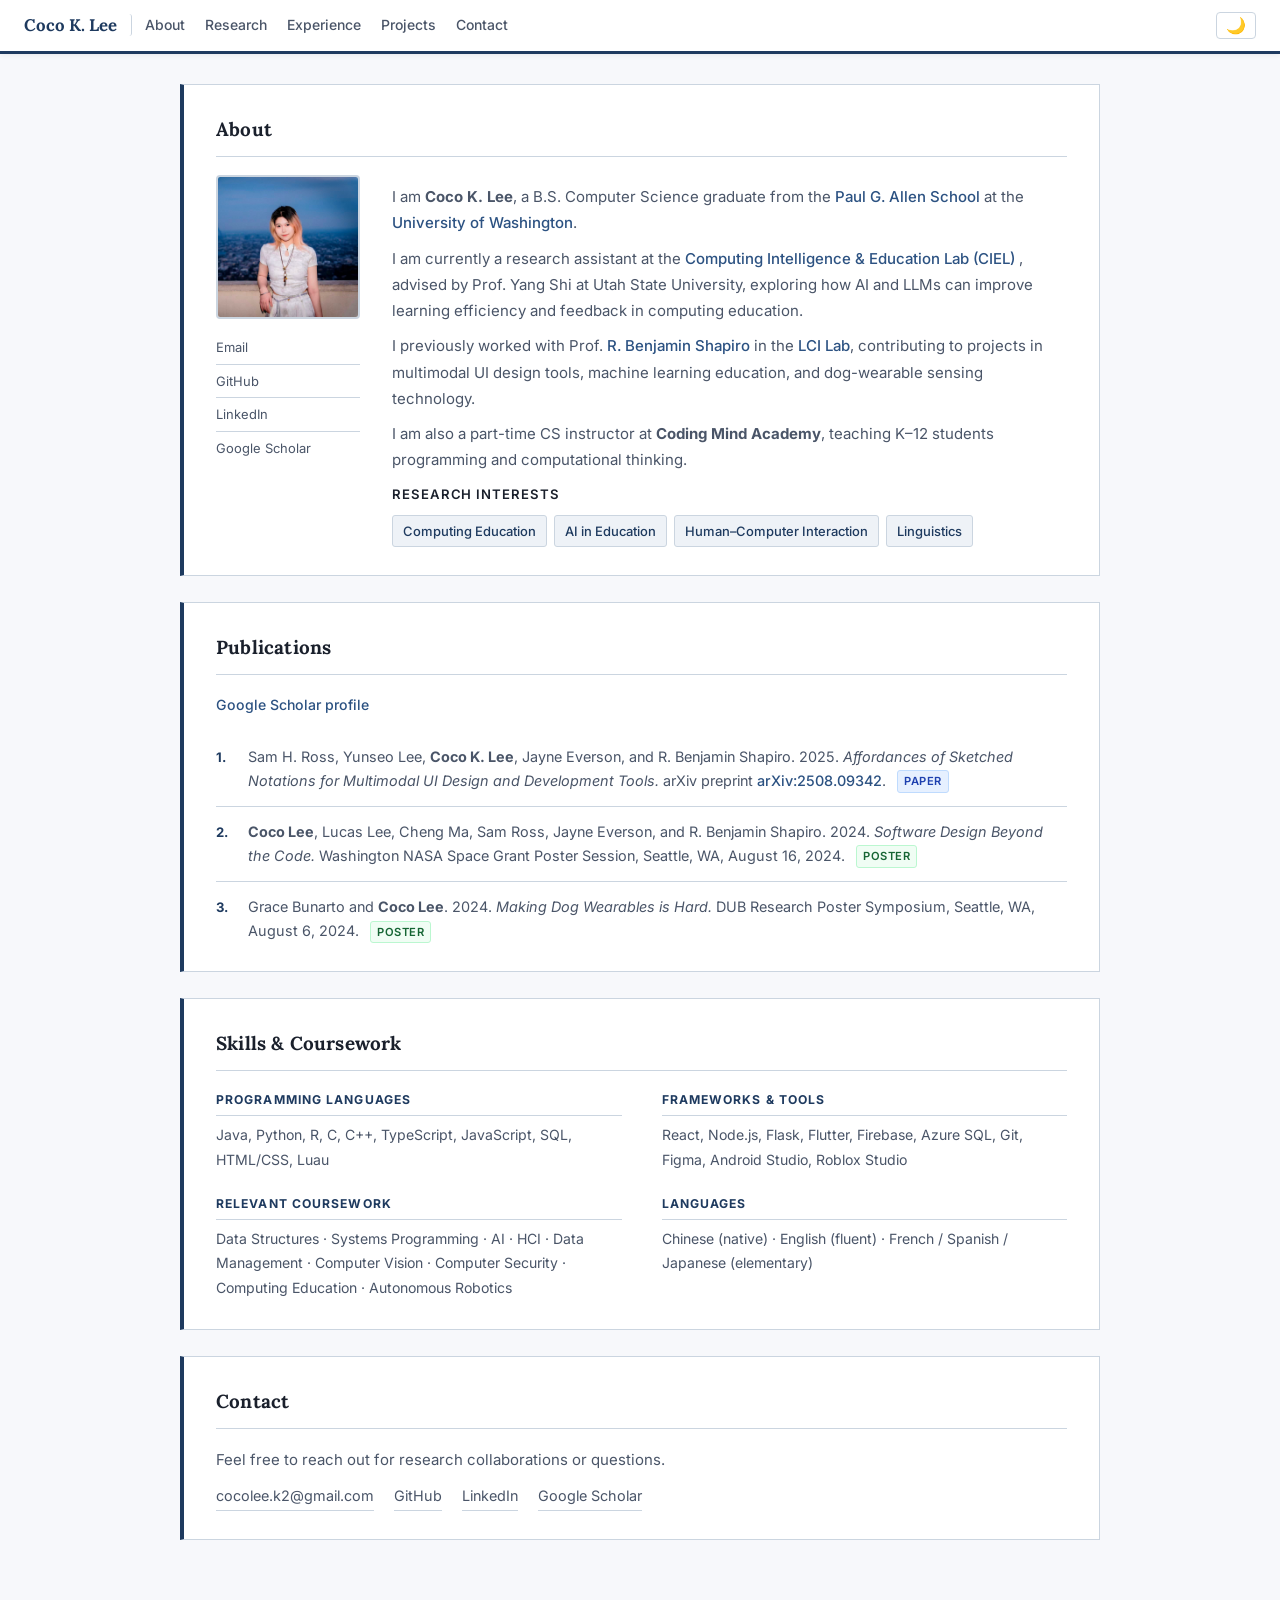
<file: index.html>
<!DOCTYPE HTML>
<html lang="en">
<head>
  <meta charset="UTF-8">
  <title>Coco K. Lee</title>
  <meta name="keywords" content="Coco K. Lee, UW, Computing Education, HCI">
  <meta name="author" content="Coco K. Lee">
  <meta name="viewport" content="width=device-width, initial-scale=1">
  <link rel="stylesheet" type="text/css" href="styles.css">
  <script>
    document.addEventListener('DOMContentLoaded', function () {
      fetch('navbar.html?v=' + Date.now())
        .then(r => r.text())
        .then(html => document.getElementById('navbar-container').innerHTML = html)
        .catch(e => console.error('navbar load error:', e));

      const toggle = document.getElementById('theme-toggle');
      if (toggle) {
        toggle.addEventListener('click', () => {
          document.body.classList.toggle('dark');
          toggle.textContent = document.body.classList.contains('dark') ? '☀️' : '🌙';
        });
      }
    });
  </script>
</head>
<body>
  <header class="header">
    <div id="navbar-container"></div>
    <button id="theme-toggle" class="theme-toggle" aria-label="Toggle light/dark mode">🌙</button>
  </header>

  <div class="container">
    <main>

      <!-- ABOUT -->
      <section id="about">
        <h2>About</h2>
        <div class="about-content">

          <div class="about-image">
            <img class="profile-img" alt="Portrait of Coco K. Lee" src="images/profile.jpg">
            <div class="profile-links">
              <a href="mailto:cocolee.k2@gmail.com">Email</a>
              <a href="https://github.com/CocoLee2" target="_blank" rel="noopener">GitHub</a>
              <a href="https://www.linkedin.com/in/coco-keliyi-lee-9b12841aa/" target="_blank" rel="noopener">LinkedIn</a>
              <a href="https://scholar.google.com/citations?user=9nvDcwoAAAAJ&hl=en" target="_blank" rel="noopener">Google Scholar</a>
            </div>
          </div>

          <div class="about-text">
            <p>
              I am <strong>Coco K. Lee</strong>, a B.S. Computer Science graduate from the
              <a class="about-link" href="https://www.cs.washington.edu/">Paul G. Allen School</a> at the
              <a class="about-link" href="https://www.washington.edu/">University of Washington</a>.
            </p>
            <p>
              I am currently a research assistant at the
              <a class="about-link" href="https://sites.google.com/site/yshicv/CIEL" target="_blank" rel="noopener">
                Computing Intelligence &amp; Education Lab (CIEL)
              </a>,
              advised by Prof. Yang Shi at Utah State University,
              exploring how AI and LLMs can improve learning efficiency and feedback in computing education.
            </p>
            <p>
              I previously worked with Prof.
              <a class="about-link" href="https://benshapi.ro/">R. Benjamin Shapiro</a> in the
              <a class="about-link" href="https://www.computinged.uw.edu/research/">LCI Lab</a>,
              contributing to projects in multimodal UI design tools, machine learning education,
              and dog-wearable sensing technology.
            </p>
            <p>
              I am also a part-time CS instructor at <strong>Coding Mind Academy</strong>,
              teaching K–12 students programming and computational thinking.
            </p>

            <p class="interests-label">Research Interests</p>
            <ul class="interests-list">
              <li>Computing Education</li>
              <li>AI in Education</li>
              <li>Human–Computer Interaction</li>
              <li>Linguistics</li>
            </ul>
          </div>

        </div>
      </section>

      <!-- PUBLICATIONS -->
      <section id="publications">
        <h2>Publications</h2>
        <p style="margin: 0 0 14px; padding: 0; font-size: 0.88rem;">
          <a class="about-link" href="https://scholar.google.com/citations?user=9nvDcwoAAAAJ&hl=en" target="_blank" rel="noopener">
            Google Scholar profile
          </a>
        </p>

        <ul class="pub-list">
          <li>
            <span class="pub-num">1.</span>
            <span class="pub-body">
              Sam H. Ross, Yunseo Lee, <strong>Coco K. Lee</strong>, Jayne Everson, and R. Benjamin Shapiro.
              2025. <em>Affordances of Sketched Notations for Multimodal UI Design and Development Tools.</em>
              arXiv preprint
              <a class="about-link" href="https://arxiv.org/abs/2508.09342" target="_blank" rel="noopener">arXiv:2508.09342</a>.
              <span class="pub-badge paper">Paper</span>
            </span>
          </li>
          <li>
            <span class="pub-num">2.</span>
            <span class="pub-body">
              <strong>Coco Lee</strong>, Lucas Lee, Cheng Ma, Sam Ross, Jayne Everson, and R. Benjamin Shapiro.
              2024. <em>Software Design Beyond the Code.</em>
              Washington NASA Space Grant Poster Session, Seattle, WA, August 16, 2024.
              <span class="pub-badge poster">Poster</span>
            </span>
          </li>
          <li>
            <span class="pub-num">3.</span>
            <span class="pub-body">
              Grace Bunarto and <strong>Coco Lee</strong>.
              2024. <em>Making Dog Wearables is Hard.</em>
              DUB Research Poster Symposium, Seattle, WA, August 6, 2024.
              <span class="pub-badge poster">Poster</span>
            </span>
          </li>
        </ul>
      </section>

      <!-- SKILLS -->
      <section id="skills">
        <h2>Skills &amp; Coursework</h2>
        <div class="skills-grid">
          <div class="skills-category">
            <h3>Programming Languages</h3>
            <p>Java, Python, R, C, C++, TypeScript, JavaScript, SQL, HTML/CSS, Luau</p>
          </div>
          <div class="skills-category">
            <h3>Frameworks &amp; Tools</h3>
            <p>React, Node.js, Flask, Flutter, Firebase, Azure SQL, Git, Figma, Android Studio, Roblox Studio</p>
          </div>
          <div class="skills-category">
            <h3>Relevant Coursework</h3>
            <p>Data Structures · Systems Programming · AI · HCI · Data Management · Computer Vision · Computer Security · Computing Education · Autonomous Robotics</p>
          </div>
          <div class="skills-category">
            <h3>Languages</h3>
            <p>Chinese (native) · English (fluent) · French / Spanish / Japanese (elementary)</p>
          </div>
        </div>
      </section>

      <!-- CONTACT -->
      <section id="contact">
        <h2>Contact</h2>
        <p style="padding:0; margin: 0 0 10px;">Feel free to reach out for research collaborations or questions.</p>
        <div class="contact-row">
          <a href="mailto:cocolee.k2@gmail.com">cocolee.k2@gmail.com</a>
          <a href="https://github.com/CocoLee2" target="_blank" rel="noopener">GitHub</a>
          <a href="https://www.linkedin.com/in/coco-keliyi-lee-9b12841aa/" target="_blank" rel="noopener">LinkedIn</a>
          <a href="https://scholar.google.com/citations?user=9nvDcwoAAAAJ&hl=en" target="_blank" rel="noopener">Google Scholar</a>
        </div>
      </section>

    </main>
  </div>
</body>
</html>
</file>
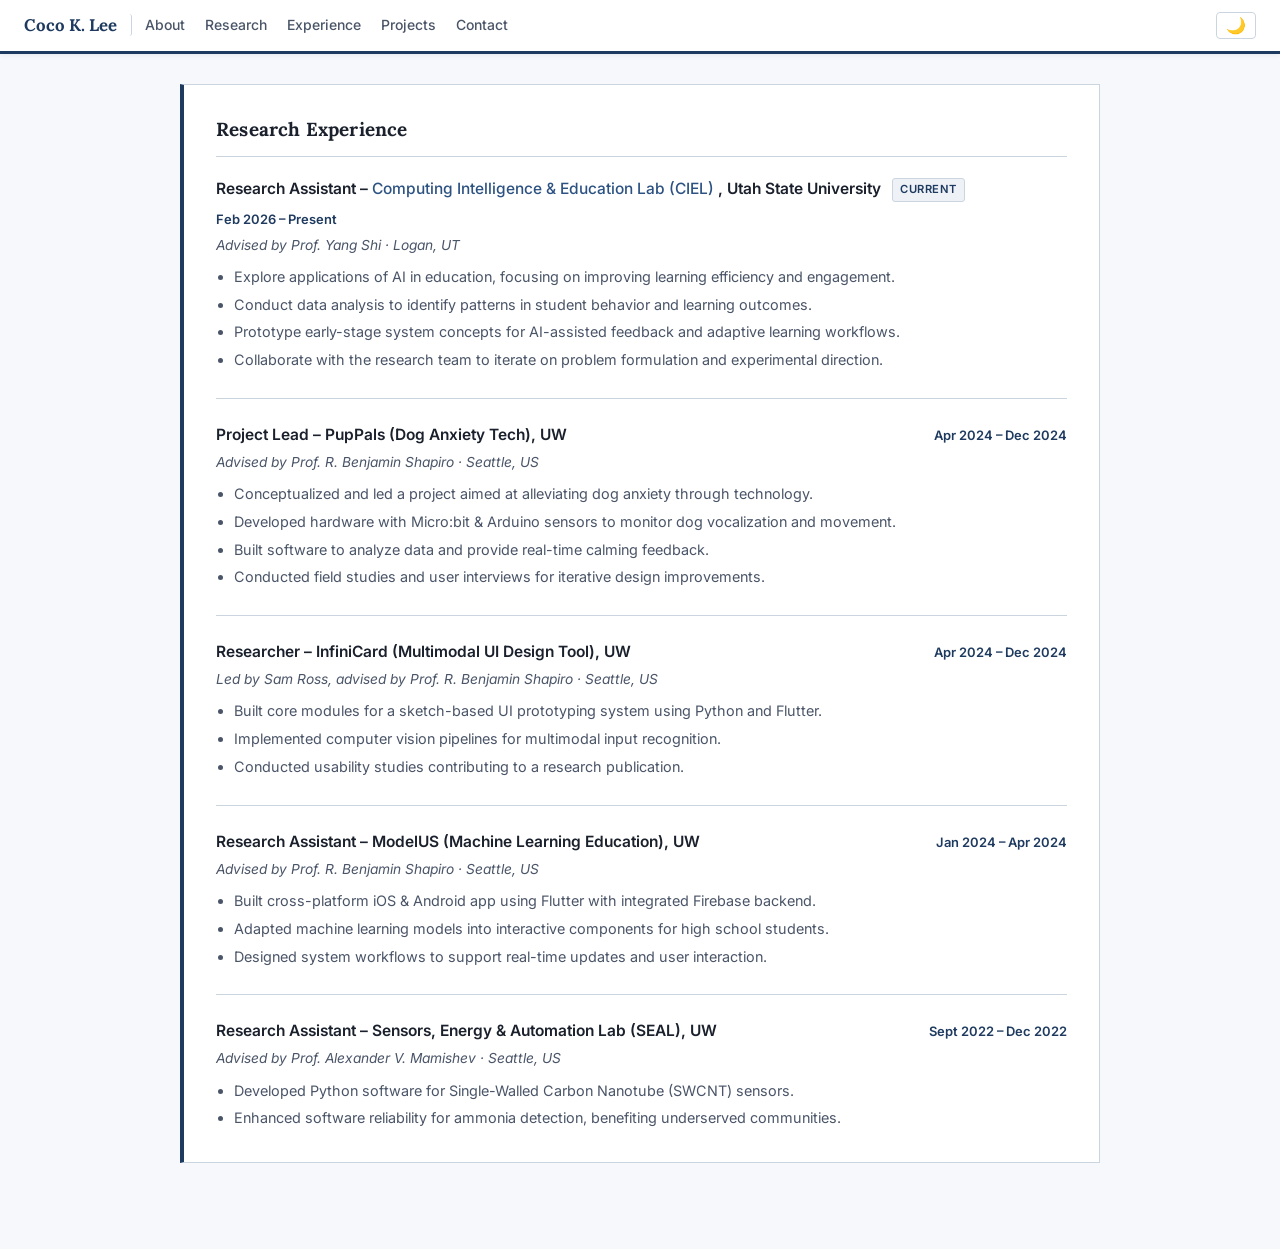
<file: experience.html>
<!DOCTYPE HTML>
<html lang="en">
<head>
  <meta charset="UTF-8">
  <title>Research – Coco K. Lee</title>
  <meta name="viewport" content="width=device-width, initial-scale=1">
  <link rel="stylesheet" type="text/css" href="styles.css">
  <script>
    document.addEventListener('DOMContentLoaded', function () {
      fetch('navbar.html?v=' + Date.now())
        .then(r => r.text())
        .then(html => document.getElementById('navbar-container').innerHTML = html)
        .catch(e => console.error('navbar load error:', e));

      const toggle = document.getElementById('theme-toggle');
      if (toggle) {
        toggle.addEventListener('click', () => {
          document.body.classList.toggle('dark');
          toggle.textContent = document.body.classList.contains('dark') ? '☀️' : '🌙';
        });
      }
    });
  </script>
</head>
<body>
  <header class="header">
    <div id="navbar-container"></div>
    <button id="theme-toggle" class="theme-toggle" aria-label="Toggle light/dark mode">🌙</button>
  </header>

  <div class="container">
    <main>

      <!-- RESEARCH EXPERIENCE -->
      <section id="research-experience">
        <h2>Research Experience</h2>

        <!-- Computing Intelligence & Education Lab (current) -->
        <div class="experience-item">
          <div class="exp-header">
            <span class="exp-title">
              Research Assistant –
              <a class="about-link" href="https://sites.google.com/site/yshicv/CIEL" target="_blank" rel="noopener">
                Computing Intelligence &amp; Education Lab (CIEL)
              </a>, Utah State University
              <span class="exp-current">Current</span>
            </span>
            <span class="exp-duration">Feb 2026 – Present</span>
          </div>
          <p class="exp-meta">Advised by Prof. Yang Shi · Logan, UT</p>
          <ul>
            <li>Explore applications of AI in education, focusing on improving learning efficiency and engagement.</li>
            <li>Conduct data analysis to identify patterns in student behavior and learning outcomes.</li>
            <li>Prototype early-stage system concepts for AI-assisted feedback and adaptive learning workflows.</li>
            <li>Collaborate with the research team to iterate on problem formulation and experimental direction.</li>
          </ul>
        </div>

        <!-- PupPals -->
        <div class="experience-item">
          <div class="exp-header">
            <span class="exp-title">Project Lead – PupPals (Dog Anxiety Tech), UW</span>
            <span class="exp-duration">Apr 2024 – Dec 2024</span>
          </div>
          <p class="exp-meta">Advised by Prof. R. Benjamin Shapiro · Seattle, US</p>
          <ul>
            <li>Conceptualized and led a project aimed at alleviating dog anxiety through technology.</li>
            <li>Developed hardware with Micro:bit &amp; Arduino sensors to monitor dog vocalization and movement.</li>
            <li>Built software to analyze data and provide real-time calming feedback.</li>
            <li>Conducted field studies and user interviews for iterative design improvements.</li>
          </ul>
        </div>

        <!-- InfiniCard -->
        <div class="experience-item">
          <div class="exp-header">
            <span class="exp-title">Researcher – InfiniCard (Multimodal UI Design Tool), UW</span>
            <span class="exp-duration">Apr 2024 – Dec 2024</span>
          </div>
          <p class="exp-meta">Led by Sam Ross, advised by Prof. R. Benjamin Shapiro · Seattle, US</p>
          <ul>
            <li>Built core modules for a sketch-based UI prototyping system using Python and Flutter.</li>
            <li>Implemented computer vision pipelines for multimodal input recognition.</li>
            <li>Conducted usability studies contributing to a research publication.</li>
          </ul>
        </div>

        <!-- ModelUS -->
        <div class="experience-item">
          <div class="exp-header">
            <span class="exp-title">Research Assistant – ModelUS (Machine Learning Education), UW</span>
            <span class="exp-duration">Jan 2024 – Apr 2024</span>
          </div>
          <p class="exp-meta">Advised by Prof. R. Benjamin Shapiro · Seattle, US</p>
          <ul>
            <li>Built cross-platform iOS &amp; Android app using Flutter with integrated Firebase backend.</li>
            <li>Adapted machine learning models into interactive components for high school students.</li>
            <li>Designed system workflows to support real-time updates and user interaction.</li>
          </ul>
        </div>

        <!-- SEAL -->
        <div class="experience-item">
          <div class="exp-header">
            <span class="exp-title">Research Assistant – Sensors, Energy &amp; Automation Lab (SEAL), UW</span>
            <span class="exp-duration">Sept 2022 – Dec 2022</span>
          </div>
          <p class="exp-meta">Advised by Prof. Alexander V. Mamishev · Seattle, US</p>
          <ul>
            <li>Developed Python software for Single-Walled Carbon Nanotube (SWCNT) sensors.</li>
            <li>Enhanced software reliability for ammonia detection, benefiting underserved communities.</li>
          </ul>
        </div>
      </section>

    </main>
  </div>
</body>
</html>
</file>
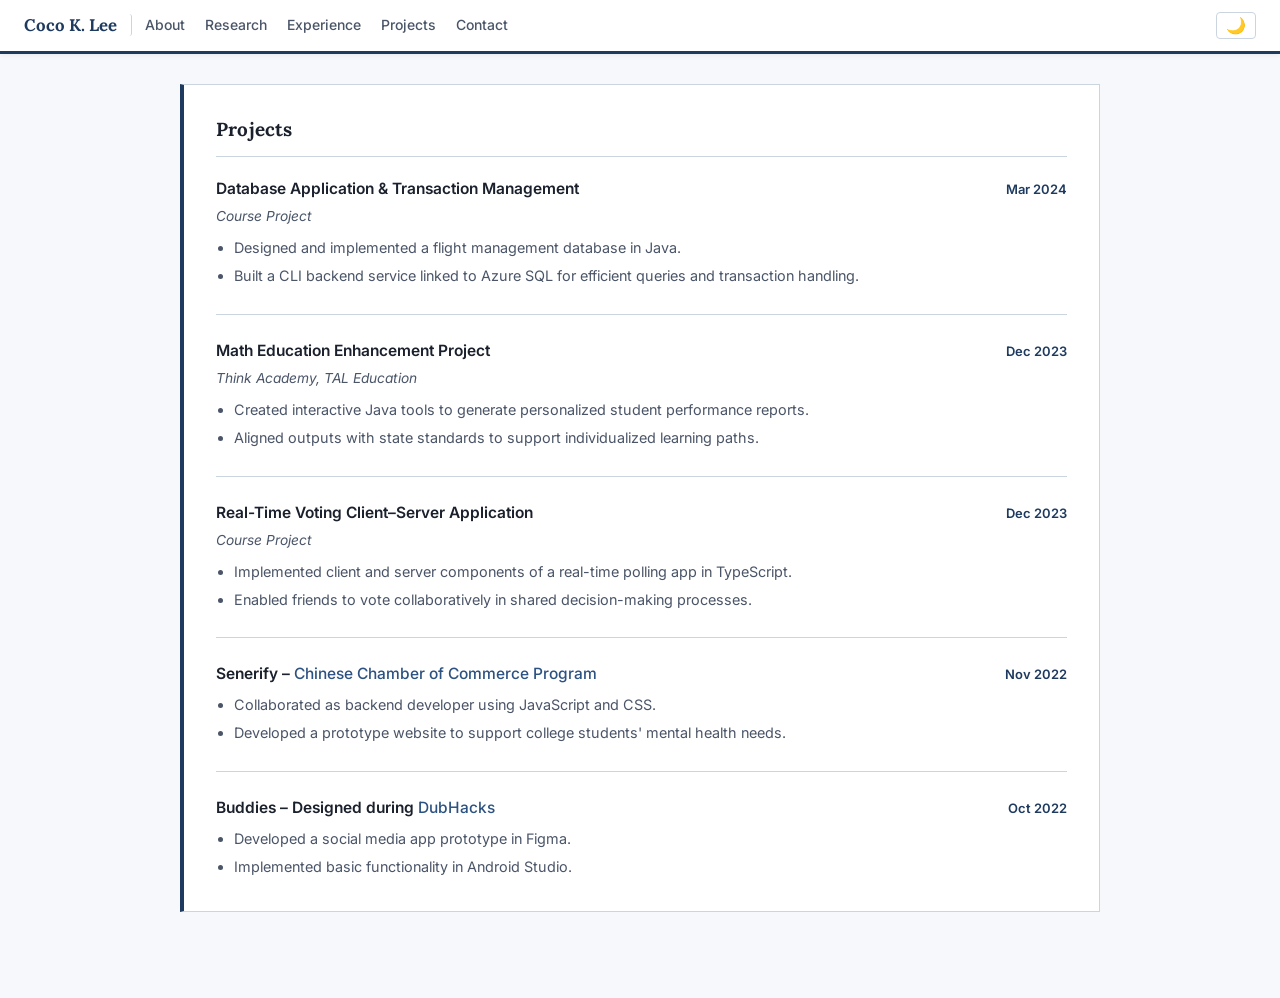
<file: projects.html>
<!DOCTYPE HTML>
<html lang="en">
<head>
  <meta charset="UTF-8">
  <title>Projects – Coco K. Lee</title>
  <meta name="viewport" content="width=device-width, initial-scale=1">
  <link rel="stylesheet" type="text/css" href="styles.css">
  <script>
    document.addEventListener('DOMContentLoaded', function () {
      fetch('navbar.html?v=' + Date.now())
        .then(r => r.text())
        .then(html => document.getElementById('navbar-container').innerHTML = html)
        .catch(e => console.error('navbar load error:', e));

      const toggle = document.getElementById('theme-toggle');
      if (toggle) {
        toggle.addEventListener('click', () => {
          document.body.classList.toggle('dark');
          toggle.textContent = document.body.classList.contains('dark') ? '☀️' : '🌙';
        });
      }
    });
  </script>
</head>
<body>
  <header class="header">
    <div id="navbar-container"></div>
    <button id="theme-toggle" class="theme-toggle" aria-label="Toggle light/dark mode">🌙</button>
  </header>

  <div class="container">
    <main>
      <section id="projects">
        <h2>Projects</h2>

        <div class="project-item">
          <div class="exp-header">
            <span class="exp-title">Database Application &amp; Transaction Management</span>
            <span class="exp-duration">Mar 2024</span>
          </div>
          <p class="exp-meta">Course Project</p>
          <ul>
            <li>Designed and implemented a flight management database in Java.</li>
            <li>Built a CLI backend service linked to Azure SQL for efficient queries and transaction handling.</li>
          </ul>
        </div>

        <div class="project-item">
          <div class="exp-header">
            <span class="exp-title">Math Education Enhancement Project</span>
            <span class="exp-duration">Dec 2023</span>
          </div>
          <p class="exp-meta">Think Academy, TAL Education</p>
          <ul>
            <li>Created interactive Java tools to generate personalized student performance reports.</li>
            <li>Aligned outputs with state standards to support individualized learning paths.</li>
          </ul>
        </div>

        <div class="project-item">
          <div class="exp-header">
            <span class="exp-title">Real-Time Voting Client–Server Application</span>
            <span class="exp-duration">Dec 2023</span>
          </div>
          <p class="exp-meta">Course Project</p>
          <ul>
            <li>Implemented client and server components of a real-time polling app in TypeScript.</li>
            <li>Enabled friends to vote collaboratively in shared decision-making processes.</li>
          </ul>
        </div>

        <div class="project-item">
          <div class="exp-header">
            <span class="exp-title">
              Senerify –
              <a class="about-link" href="https://www.seattlechinesechamber.org/" target="_blank" rel="noopener">
                Chinese Chamber of Commerce Program
              </a>
            </span>
            <span class="exp-duration">Nov 2022</span>
          </div>
          <ul>
            <li>Collaborated as backend developer using JavaScript and CSS.</li>
            <li>Developed a prototype website to support college students' mental health needs.</li>
          </ul>
        </div>

        <div class="project-item">
          <div class="exp-header">
            <span class="exp-title">
              Buddies – Designed during
              <a class="about-link" href="https://dh22.dubhacks.co/" target="_blank" rel="noopener">DubHacks</a>
            </span>
            <span class="exp-duration">Oct 2022</span>
          </div>
          <ul>
            <li>Developed a social media app prototype in Figma.</li>
            <li>Implemented basic functionality in Android Studio.</li>
          </ul>
        </div>

      </section>
    </main>
  </div>
</body>
</html>
</file>
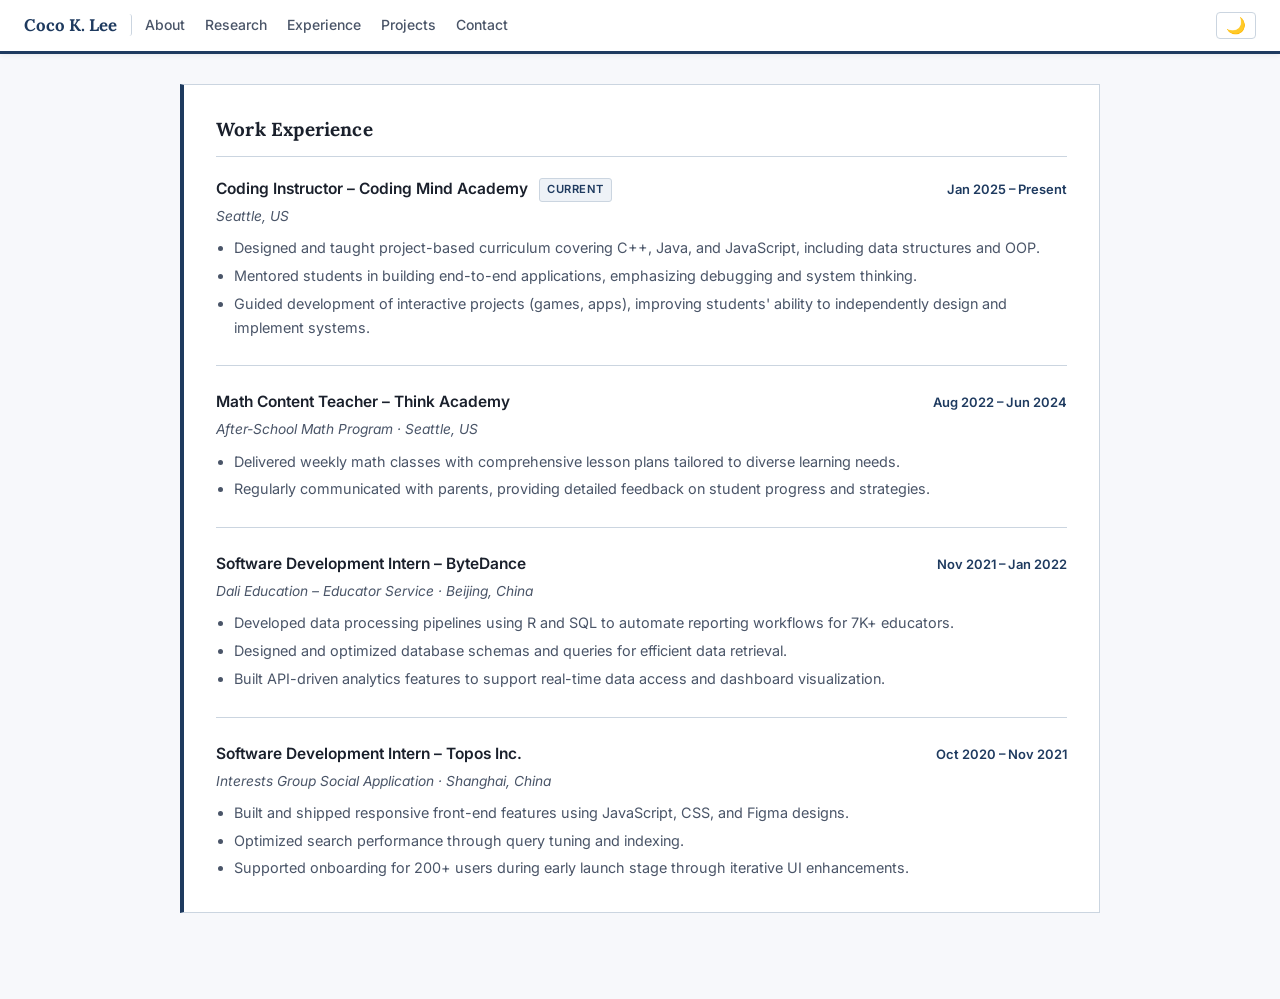
<file: work.html>
<!DOCTYPE HTML>
<html lang="en">
<head>
  <meta charset="UTF-8">
  <title>Experience – Coco K. Lee</title>
  <meta name="viewport" content="width=device-width, initial-scale=1">
  <link rel="stylesheet" type="text/css" href="styles.css">
  <script>
    document.addEventListener('DOMContentLoaded', function () {
      fetch('navbar.html?v=' + Date.now())
        .then(r => r.text())
        .then(html => document.getElementById('navbar-container').innerHTML = html)
        .catch(e => console.error('navbar load error:', e));

      const toggle = document.getElementById('theme-toggle');
      if (toggle) {
        toggle.addEventListener('click', () => {
          document.body.classList.toggle('dark');
          toggle.textContent = document.body.classList.contains('dark') ? '☀️' : '🌙';
        });
      }
    });
  </script>
</head>
<body>
  <header class="header">
    <div id="navbar-container"></div>
    <button id="theme-toggle" class="theme-toggle" aria-label="Toggle light/dark mode">🌙</button>
  </header>

  <div class="container">
    <main>
      <section id="work-experience">
        <h2>Work Experience</h2>

        <div class="experience-item">
          <div class="exp-header">
            <span class="exp-title">
              Coding Instructor – Coding Mind Academy
              <span class="exp-current">Current</span>
            </span>
            <span class="exp-duration">Jan 2025 – Present</span>
          </div>
          <p class="exp-meta">Seattle, US</p>
          <ul>
            <li>Designed and taught project-based curriculum covering C++, Java, and JavaScript, including data structures and OOP.</li>
            <li>Mentored students in building end-to-end applications, emphasizing debugging and system thinking.</li>
            <li>Guided development of interactive projects (games, apps), improving students' ability to independently design and implement systems.</li>
          </ul>
        </div>

        <div class="experience-item">
          <div class="exp-header">
            <span class="exp-title">Math Content Teacher – Think Academy</span>
            <span class="exp-duration">Aug 2022 – Jun 2024</span>
          </div>
          <p class="exp-meta">After-School Math Program · Seattle, US</p>
          <ul>
            <li>Delivered weekly math classes with comprehensive lesson plans tailored to diverse learning needs.</li>
            <li>Regularly communicated with parents, providing detailed feedback on student progress and strategies.</li>
          </ul>
        </div>

        <div class="experience-item">
          <div class="exp-header">
            <span class="exp-title">Software Development Intern – ByteDance</span>
            <span class="exp-duration">Nov 2021 – Jan 2022</span>
          </div>
          <p class="exp-meta">Dali Education – Educator Service · Beijing, China</p>
          <ul>
            <li>Developed data processing pipelines using R and SQL to automate reporting workflows for 7K+ educators.</li>
            <li>Designed and optimized database schemas and queries for efficient data retrieval.</li>
            <li>Built API-driven analytics features to support real-time data access and dashboard visualization.</li>
          </ul>
        </div>

        <div class="experience-item">
          <div class="exp-header">
            <span class="exp-title">Software Development Intern – Topos Inc.</span>
            <span class="exp-duration">Oct 2020 – Nov 2021</span>
          </div>
          <p class="exp-meta">Interests Group Social Application · Shanghai, China</p>
          <ul>
            <li>Built and shipped responsive front-end features using JavaScript, CSS, and Figma designs.</li>
            <li>Optimized search performance through query tuning and indexing.</li>
            <li>Supported onboarding for 200+ users during early launch stage through iterative UI enhancements.</li>
          </ul>
        </div>

      </section>
    </main>
  </div>
</body>
</html>
</file>
<file: styles.css>
/* ── Academic theme ── */
@import url('https://fonts.googleapis.com/css2?family=Lora:wght@400;600;700&family=Inter:wght@300;400;500;600&display=swap');

:root {
    --primary:       #1e3a5f;
    --primary-light: #2c5282;
    --background:    #f7f8fb;
    --foreground:    #1a202c;
    --light:         #ffffff;
    --muted:         #4a5568;
    --border:        #cbd5e0;
    --tag-bg:        #eef2f7;
}

body {
    margin: 0;
    padding: 0;
    font-family: 'Inter', Arial, sans-serif;
    font-size: 15px;
    line-height: 1.75;
    background-color: var(--background);
    color: var(--foreground);
    transition: background-color 0.3s ease, color 0.3s ease;
}

/* ── Dark theme ── */
body.dark {
    --primary:       #4a7fc1;
    --primary-light: #63a0d4;
    --background:    #0f1923;
    --foreground:    #e8eaf0;
    --light:         #1a2638;
    --muted:         #a0aec0;
    --border:        #2d3748;
    --tag-bg:        #1e2d42;
}

/* ── Fixed header ── */
.header {
    background-color: var(--light);
    padding: 0 24px;
    position: fixed;
    width: 100%;
    top: 0;
    left: 0;
    z-index: 1000;
    border-bottom: 3px solid var(--primary);
    box-shadow: 0 1px 6px rgba(0, 0, 0, 0.07);
    display: flex;
    align-items: center;
    justify-content: space-between;
    height: 54px;
    box-sizing: border-box;
}

.theme-toggle {
    background: none;
    border: 1px solid var(--border);
    border-radius: 4px;
    font-size: 1rem;
    padding: 3px 9px;
    cursor: pointer;
    color: var(--muted);
    transition: border-color 0.2s, color 0.2s;
    flex-shrink: 0;
}
.theme-toggle:hover {
    border-color: var(--primary);
    color: var(--primary);
}

/* ── Navigation ── */
.navbar {
    display: flex;
    justify-content: space-between;
    align-items: center;
    width: 100%;
    max-width: 1050px;
    margin: 0 auto;
    height: 54px;
}

.nav-left,
.nav-right {
    display: flex;
    align-items: center;
}

nav ul {
    list-style: none;
    margin: 0;
    padding: 0;
    display: flex;
    align-items: center;
    gap: 2px;
}

nav ul li a {
    text-decoration: none;
    color: var(--muted);
    font-size: 0.875rem;
    font-weight: 500;
    padding: 5px 9px;
    border-radius: 3px;
    transition: color 0.2s, background-color 0.2s;
}
nav ul li a:hover {
    color: var(--primary);
    background-color: var(--tag-bg);
    text-decoration: none;
}

nav ul li.brand a {
    font-family: 'Lora', Georgia, serif;
    font-size: 1.05rem;
    font-weight: 700;
    color: var(--primary);
    padding: 0 14px 0 0;
    margin-right: 4px;
    border-right: 1px solid var(--border);
}
nav ul li.brand a:hover {
    background: none;
    color: var(--primary-light);
}

@media (max-width: 768px) {
    .navbar    { flex-wrap: wrap; height: auto; }
    .nav-right ul { flex-wrap: wrap; }
    .header    { height: auto; padding: 6px 16px; }
    .container { padding-top: 100px; }
}

/* ── Main container ── */
.container {
    max-width: 920px;
    margin: 0 auto;
    padding: 84px 24px 60px;
    display: flex;
    flex-direction: column;
    align-items: center;
}

main {
    background: transparent;
    padding: 0;
    width: 100%;
}

/* ── Section cards ── */
section {
    background: var(--light);
    border: 1px solid var(--border);
    border-left: 4px solid var(--primary);
    padding: 28px 32px;
    margin-bottom: 26px;
    width: 100%;
    box-sizing: border-box;
    transition: box-shadow 0.2s;
}
section:hover {
    box-shadow: 0 2px 14px rgba(0, 0, 0, 0.07);
}

html { scroll-behavior: smooth; }

/* ── Typography ── */
h2 {
    font-family: 'Lora', Georgia, serif;
    color: var(--foreground);
    font-size: 1.18rem;
    font-weight: 700;
    margin: 0 0 18px 0;
    padding-bottom: 10px;
    border-bottom: 1px solid var(--border);
    letter-spacing: 0.01em;
}

h3 {
    color: var(--foreground);
    font-size: 0.97rem;
    font-weight: 600;
    margin: 0 0 3px 0;
}

p {
    color: var(--muted);
    margin: 6px 0;
    line-height: 1.75;
}

a {
    text-decoration: none;
    color: var(--primary-light);
    transition: color 0.2s;
}
a:hover {
    color: var(--primary);
    text-decoration: underline;
}

.about-link {
    color: var(--primary-light);
    font-weight: 500;
}
.about-link:hover { text-decoration: underline; }

/* ── About section ── */
.about-content {
    display: flex;
    align-items: flex-start;
    gap: 32px;
    flex-wrap: wrap;
}

.about-image {
    flex: 0 0 140px;
    display: flex;
    flex-direction: column;
    align-items: center;
    gap: 12px;
}

.profile-img {
    width: 140px;
    height: 140px;
    object-fit: cover;
    border-radius: 4px;
    border: 2px solid var(--border);
    display: block;
}

.profile-links {
    display: flex;
    flex-direction: column;
    gap: 0;
    width: 100%;
}
.profile-links a {
    font-size: 0.81rem;
    color: var(--muted);
    text-decoration: none;
    padding: 5px 0;
    border-bottom: 1px solid var(--border);
    display: block;
    font-weight: 400;
}
.profile-links a:last-child { border-bottom: none; }
.profile-links a:hover {
    color: var(--primary);
    text-decoration: none;
}

.about-text {
    flex: 1;
    min-width: 220px;
}
.about-text p {
    padding: 0;
    margin: 9px 0;
}

@media (max-width: 580px) {
    .about-content { flex-direction: column; align-items: center; }
    .about-image   { width: 100%; align-items: center; }
}

/* ── Research interest tags ── */
.interests-label {
    font-size: 0.82rem;
    font-weight: 600;
    color: var(--foreground);
    text-transform: uppercase;
    letter-spacing: 0.07em;
    margin: 16px 0 8px;
}

.interests-list {
    display: flex;
    flex-wrap: wrap;
    gap: 7px;
    margin: 0;
    padding: 0;
    list-style: none;
}
.interests-list li {
    background: var(--tag-bg);
    border: 1px solid var(--border);
    border-radius: 3px;
    padding: 3px 10px;
    font-size: 0.81rem;
    color: var(--primary);
    font-weight: 500;
}

/* ── News section ── */
.news-list {
    list-style: none;
    padding: 0;
    margin: 0;
}
.news-list li {
    display: flex;
    gap: 20px;
    padding: 9px 0;
    border-bottom: 1px solid var(--border);
    align-items: baseline;
}
.news-list li:last-child { border-bottom: none; }

.news-date {
    flex: 0 0 96px;
    font-size: 0.79rem;
    color: var(--primary);
    font-weight: 600;
    white-space: nowrap;
}
.news-content {
    color: var(--muted);
    font-size: 0.9rem;
    line-height: 1.6;
}

/* ── Publications ── */
.pub-list {
    list-style: none;
    padding: 0;
    margin: 0;
}
.pub-list li {
    padding: 13px 0;
    border-bottom: 1px solid var(--border);
    font-size: 0.9rem;
    color: var(--muted);
    line-height: 1.65;
    display: flex;
    gap: 14px;
}
.pub-list li:last-child { border-bottom: none; padding-bottom: 0; }

.pub-num {
    flex: 0 0 18px;
    color: var(--primary);
    font-weight: 700;
    font-size: 0.82rem;
    padding-top: 2px;
}
.pub-body { flex: 1; }

.pub-badge {
    display: inline-block;
    font-size: 0.7rem;
    padding: 1px 6px;
    border-radius: 3px;
    margin-left: 7px;
    vertical-align: middle;
    font-weight: 600;
    text-transform: uppercase;
    letter-spacing: 0.05em;
}
.pub-badge.paper  { background: #e6f0ff; color: #1e40af; border: 1px solid #bfdbfe; }
.pub-badge.poster { background: #f0fdf4; color: #166534; border: 1px solid #bbf7d0; }

/* ── Skills grid ── */
.skills-grid {
    display: grid;
    grid-template-columns: 1fr 1fr;
    gap: 20px 40px;
}
@media (max-width: 580px) { .skills-grid { grid-template-columns: 1fr; } }

.skills-category h3 {
    font-size: 0.76rem;
    text-transform: uppercase;
    letter-spacing: 0.09em;
    color: var(--primary);
    margin: 0 0 7px 0;
    padding-bottom: 5px;
    border-bottom: 1px solid var(--border);
    font-weight: 700;
}
.skills-category p {
    font-size: 0.88rem;
    margin: 0;
    padding: 0;
    color: var(--muted);
}

/* ── Experience / Research items ── */
.experience-item {
    margin-bottom: 22px;
    padding-bottom: 22px;
    border-bottom: 1px solid var(--border);
}
.experience-item:last-child {
    border-bottom: none;
    margin-bottom: 0;
    padding-bottom: 0;
}

.exp-header {
    display: flex;
    justify-content: space-between;
    align-items: baseline;
    flex-wrap: wrap;
    gap: 6px;
    margin-bottom: 2px;
}
.exp-title    { font-weight: 600; color: var(--foreground); font-size: 0.97rem; }
.exp-duration { font-size: 0.81rem; color: var(--primary); font-weight: 600; white-space: nowrap; }
.exp-meta     { font-size: 0.86rem; color: var(--muted); font-style: italic; margin: 2px 0 8px 0; }

.exp-current {
    display: inline-block;
    background: var(--tag-bg);
    border: 1px solid var(--border);
    color: var(--primary);
    font-size: 0.7rem;
    font-weight: 600;
    text-transform: uppercase;
    letter-spacing: 0.05em;
    padding: 1px 7px;
    border-radius: 3px;
    vertical-align: middle;
    margin-left: 7px;
}

.experience-item ul {
    margin: 6px 0 0 0;
    padding-left: 18px;
    list-style: disc;
}
.experience-item ul li {
    color: var(--muted);
    font-size: 0.9rem;
    margin-bottom: 4px;
    line-height: 1.65;
}

/* ── Project items ── */
.project-item {
    margin-bottom: 22px;
    padding-bottom: 22px;
    border-bottom: 1px solid var(--border);
}
.project-item:last-child {
    border-bottom: none;
    margin-bottom: 0;
    padding-bottom: 0;
}
.project-item h3  { margin-bottom: 2px; }
.project-item ul {
    margin: 6px 0 0 0;
    padding-left: 18px;
    list-style: disc;
}
.project-item ul li {
    color: var(--muted);
    font-size: 0.9rem;
    margin-bottom: 4px;
    line-height: 1.65;
}

/* ── Contact ── */
.contact-row {
    display: flex;
    flex-wrap: wrap;
    gap: 20px;
    margin-top: 6px;
}
.contact-row a {
    font-size: 0.9rem;
    color: var(--muted);
    text-decoration: none;
    border-bottom: 1px solid var(--border);
    padding-bottom: 2px;
}
.contact-row a:hover {
    color: var(--primary);
    border-color: var(--primary);
    text-decoration: none;
}

/* ── Misc ── */
ul { line-height: 1.9; }
</file>
